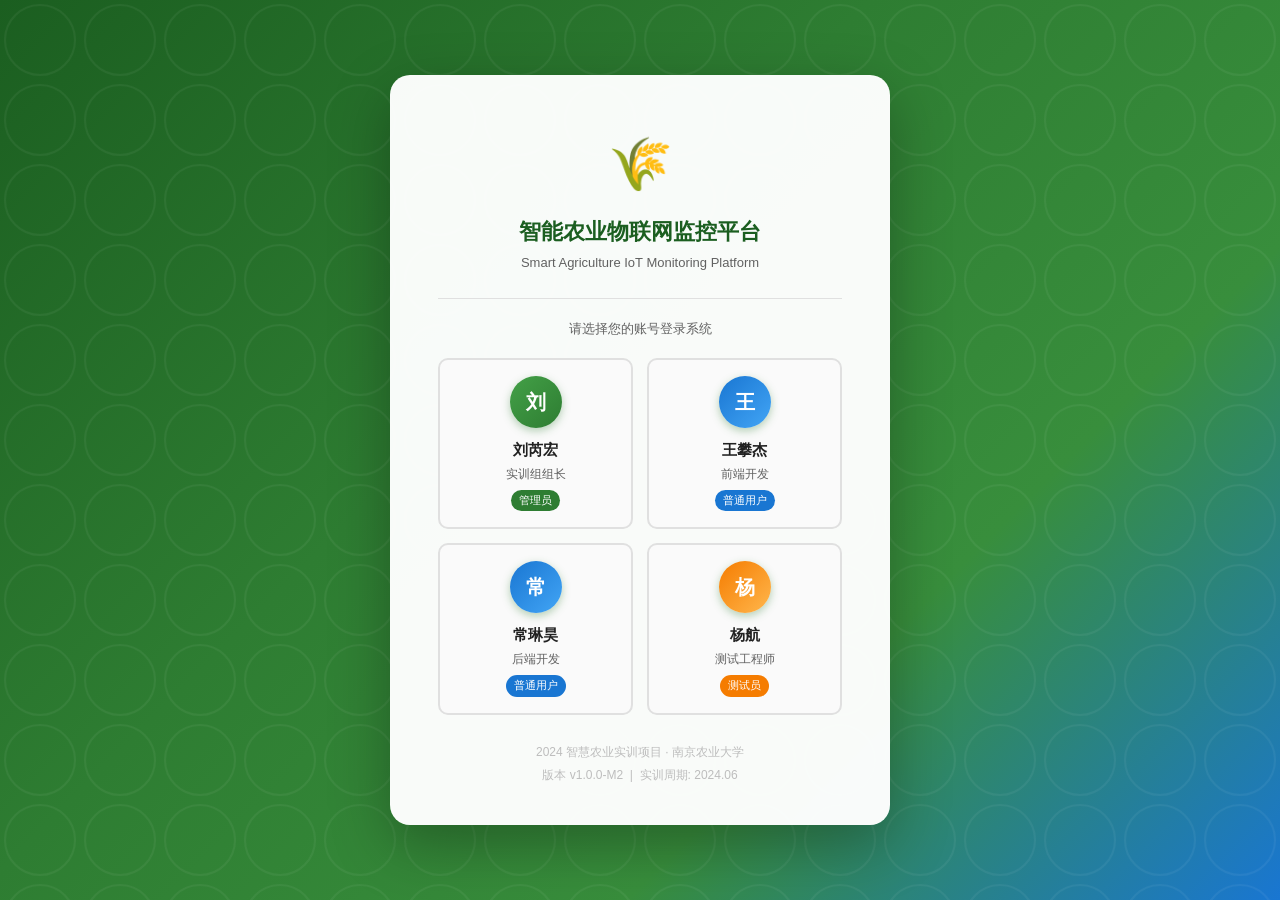
<file: frontend/index.html>
<!DOCTYPE html>
<html lang="zh-CN">
<head>
  <meta charset="UTF-8" />
  <meta name="viewport" content="width=device-width, initial-scale=1.0" />
  <title>智能农业物联网监控平台 — 登录</title>
  <link rel="stylesheet" href="css/main.css" />
  <style>
    /* 粒子背景增强 */
    .particle { position: absolute; border-radius: 50%; pointer-events: none; animation: float linear infinite; }
    @keyframes float {
      0%   { transform: translateY(0)    rotate(0deg);   opacity: .7; }
      100% { transform: translateY(-120vh) rotate(720deg); opacity: 0; }
    }
  </style>
</head>
<body>
  <div class="login-page" id="loginPage">
    <!-- 浮动粒子 -->
    <div id="particles"></div>

    <div class="login-container" style="position:relative;z-index:2;">
      <div class="login-logo">
        <div class="logo-icon">🌾</div>
        <h1>智能农业物联网监控平台</h1>
        <p>Smart Agriculture IoT Monitoring Platform</p>
      </div>

      <hr class="login-divider" />

      <p class="login-subtitle">请选择您的账号登录系统</p>

      <div class="user-cards">
        <div class="user-card" data-role="admin" onclick="login(0)">
          <div class="avatar">刘</div>
          <div class="name">刘芮宏</div>
          <div class="role">实训组组长</div>
          <div class="badge">管理员</div>
        </div>
        <div class="user-card" data-role="viewer" onclick="login(1)">
          <div class="avatar" style="background:linear-gradient(135deg,#1976D2,#42A5F5)">王</div>
          <div class="name">王攀杰</div>
          <div class="role">前端开发</div>
          <div class="badge">普通用户</div>
        </div>
        <div class="user-card" data-role="viewer" onclick="login(2)">
          <div class="avatar" style="background:linear-gradient(135deg,#1976D2,#42A5F5)">常</div>
          <div class="name">常琳昊</div>
          <div class="role">后端开发</div>
          <div class="badge">普通用户</div>
        </div>
        <div class="user-card" data-role="tester" onclick="login(3)">
          <div class="avatar" style="background:linear-gradient(135deg,#F57C00,#FFB74D)">杨</div>
          <div class="name">杨航</div>
          <div class="role">测试工程师</div>
          <div class="badge">测试员</div>
        </div>
      </div>

      <div class="login-footer">
        <p>2024 智慧农业实训项目 · 南京农业大学</p>
        <p style="margin-top:4px;">版本 v1.0.0-M2 &nbsp;|&nbsp; 实训周期: 2024.06</p>
      </div>
    </div>
  </div>

  <script src="js/mock-data.js"></script>
  <script>
    // ── 粒子背景 ──
    (function createParticles() {
      const container = document.getElementById("particles");
      const colors = ["rgba(255,255,255,.15)", "rgba(165,214,167,.25)", "rgba(129,199,132,.2)", "rgba(66,165,245,.15)"];
      for (let i = 0; i < 28; i++) {
        const el = document.createElement("div");
        const size = Math.random() * 18 + 6;
        el.className = "particle";
        el.style.cssText = [
          `width:${size}px`, `height:${size}px`,
          `left:${Math.random() * 100}%`,
          `top:${Math.random() * 100 + 100}%`,
          `background:${colors[Math.floor(Math.random() * colors.length)]}`,
          `animation-duration:${Math.random() * 12 + 8}s`,
          `animation-delay:${Math.random() * 8}s`
        ].join(";");
        container.appendChild(el);
      }
    })();

    // ── 登录逻辑 ──
    function login(idx) {
      const user = USERS[idx];
      setCurrentUser(user);

      // 视觉反馈
      const cards = document.querySelectorAll(".user-card");
      cards.forEach((c, i) => {
        if (i === idx) {
          c.style.transform = "scale(0.95)";
          c.style.boxShadow = "0 0 0 3px #2E7D32";
        } else {
          c.style.opacity = "0.4";
        }
      });

      setTimeout(() => {
        window.location.href = "dashboard.html";
      }, 400);
    }

    // ── 卡片悬浮小动画 ──
    document.querySelectorAll(".user-card").forEach(card => {
      card.addEventListener("mouseenter", () => {
        card.style.transform = "translateY(-5px)";
      });
      card.addEventListener("mouseleave", () => {
        card.style.transform = "";
      });
    });
  </script>
</body>
</html>
</file>
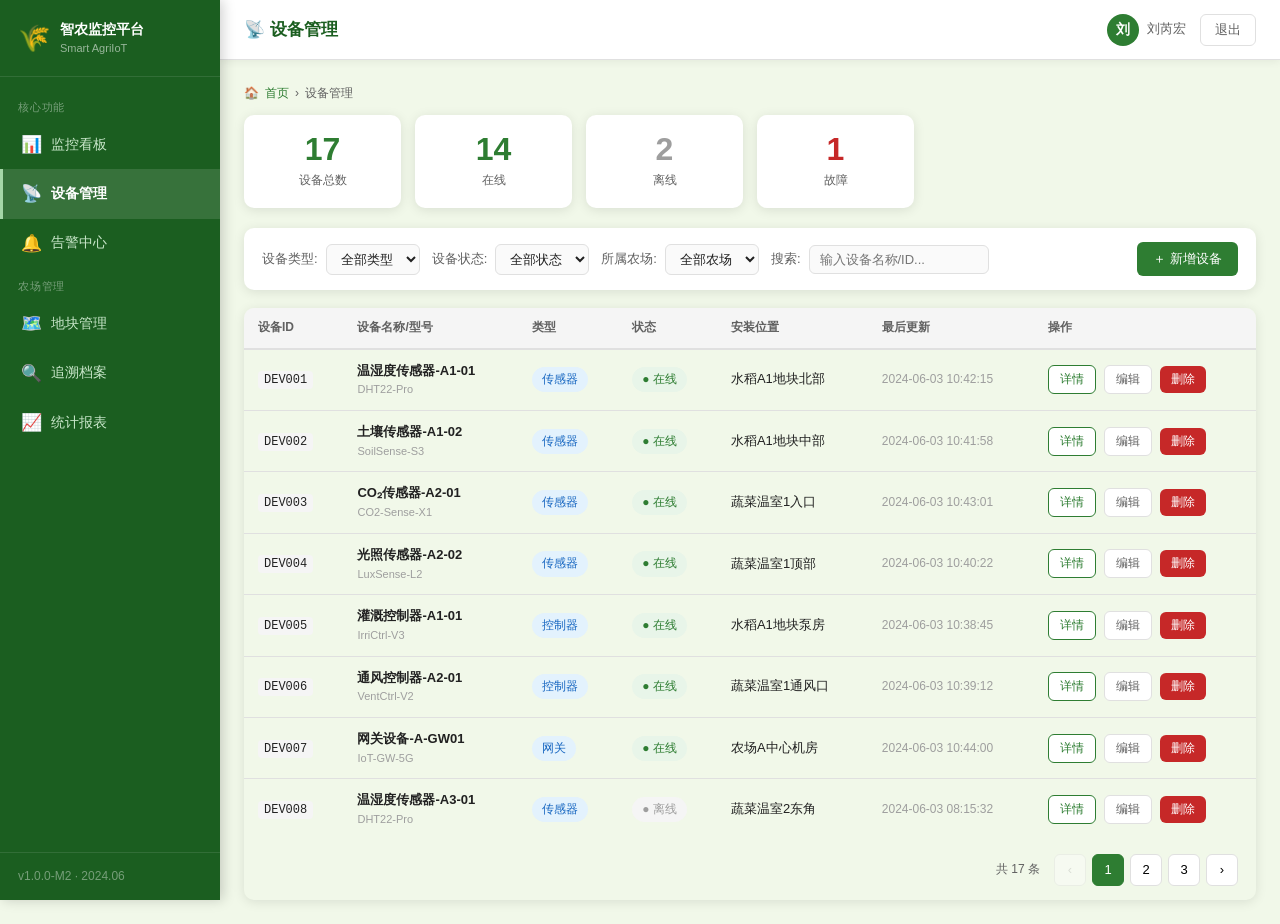
<file: frontend/devices.html>
<!DOCTYPE html>
<html lang="zh-CN">
<head>
  <meta charset="UTF-8" />
  <meta name="viewport" content="width=device-width, initial-scale=1.0" />
  <title>设备管理 — 智能农业物联网监控平台</title>
  <link rel="stylesheet" href="css/main.css" />
</head>
<body>
<div class="app-layout">

  <!-- 侧边栏 -->
  <nav class="sidebar">
    <div class="sidebar-brand">
      <span class="brand-icon">🌾</span>
      <div><h2>智农监控平台</h2><p>Smart AgriIoT</p></div>
    </div>
    <div class="sidebar-nav">
      <div class="nav-section-title">核心功能</div>
      <a href="dashboard.html" class="nav-item"><span class="nav-icon">📊</span>监控看板</a>
      <a href="devices.html" class="nav-item active"><span class="nav-icon">📡</span>设备管理</a>
      <a href="alerts.html" class="nav-item"><span class="nav-icon">🔔</span>告警中心</a>
      <div class="nav-section-title">农场管理</div>
      <a href="fields.html" class="nav-item"><span class="nav-icon">🗺️</span>地块管理</a>
      <a href="tracing.html" class="nav-item"><span class="nav-icon">🔍</span>追溯档案</a>
      <a href="reports.html" class="nav-item"><span class="nav-icon">📈</span>统计报表</a>
    </div>
    <div class="sidebar-footer">v1.0.0-M2 · 2024.06</div>
  </nav>

  <div class="main-wrap">
    <header class="topbar">
      <div class="topbar-title">📡 设备管理</div>
      <div class="topbar-actions">
        <div class="topbar-user">
          <div class="t-avatar" id="topbarAvatar">刘</div>
          <span id="topbarName">刘芮宏</span>
        </div>
        <button class="btn-logout" onclick="window.location.href='index.html'">退出</button>
      </div>
    </header>

    <main class="page-content">
      <div class="breadcrumb">
        <span>🏠</span><a href="dashboard.html">首页</a><span>›</span><span>设备管理</span>
      </div>

      <!-- 统计行 -->
      <div class="stat-row mb-6">
        <div class="stat-card"><div class="stat-num" id="statTotal">17</div><div class="stat-label">设备总数</div></div>
        <div class="stat-card"><div class="stat-num" id="statOnline">13</div><div class="stat-label">在线</div></div>
        <div class="stat-card"><div class="stat-num" id="statOffline" style="color:#9E9E9E">2</div><div class="stat-label">离线</div></div>
        <div class="stat-card red"><div class="stat-num" id="statFault">1</div><div class="stat-label">故障</div></div>
      </div>

      <!-- 筛选栏 -->
      <div class="filter-bar">
        <div class="filter-item">
          <label>设备类型:</label>
          <select id="filterType">
            <option value="">全部类型</option>
            <option value="sensor">传感器</option>
            <option value="controller">控制器</option>
            <option value="gateway">网关</option>
          </select>
        </div>
        <div class="filter-item">
          <label>设备状态:</label>
          <select id="filterStatus">
            <option value="">全部状态</option>
            <option value="online">在线</option>
            <option value="offline">离线</option>
            <option value="fault">故障</option>
          </select>
        </div>
        <div class="filter-item">
          <label>所属农场:</label>
          <select id="filterFarm">
            <option value="">全部农场</option>
            <option value="FA">农场A</option>
            <option value="FB">农场B</option>
            <option value="FC">农场C</option>
          </select>
        </div>
        <div class="filter-item">
          <label>搜索:</label>
          <input id="searchInput" type="text" placeholder="输入设备名称/ID..." style="width:180px;" />
        </div>
        <div style="margin-left:auto;">
          <button class="btn btn-primary" id="addDeviceBtn">＋ 新增设备</button>
        </div>
      </div>

      <!-- 表格 -->
      <div class="table-wrap">
        <table class="data-table">
          <thead>
            <tr>
              <th>设备ID</th>
              <th>设备名称/型号</th>
              <th>类型</th>
              <th>状态</th>
              <th>安装位置</th>
              <th>最后更新</th>
              <th>操作</th>
            </tr>
          </thead>
          <tbody id="devTableBody">
            <!-- 由 devices.js 渲染 -->
          </tbody>
        </table>
        <div class="pagination" id="pagination"></div>
      </div>
    </main>
  </div>
</div>

<!-- 设备详情弹窗 -->
<div class="modal-overlay hidden" id="deviceModal">
  <div class="modal-box">
    <div class="modal-header">
      <div class="modal-title" id="modalTitle">设备详情</div>
      <button class="modal-close" onclick="closeModal()">×</button>
    </div>
    <div class="modal-body" id="modalBody"></div>
    <div class="modal-footer">
      <button class="btn btn-outline-gray" onclick="closeModal()">关闭</button>
    </div>
  </div>
</div>

<!-- 新增/编辑设备弹窗 -->
<div class="modal-overlay hidden" id="addDeviceModal">
  <div class="modal-box" style="max-width:480px;">
    <div class="modal-header">
      <div class="modal-title" id="addModalTitle">新增设备</div>
      <button class="modal-close" onclick="closeAddModal()">×</button>
    </div>
    <div class="modal-body" id="addModalBody"></div>
    <div class="modal-footer">
      <button class="btn btn-outline-gray" onclick="closeAddModal()">取消</button>
      <button class="btn btn-primary" id="addModalSave">保存</button>
    </div>
  </div>
</div>

<div id="toast-container"></div>
<script src="js/mock-data.js"></script>
<script src="js/devices.js"></script>
</body>
</html>
</file>
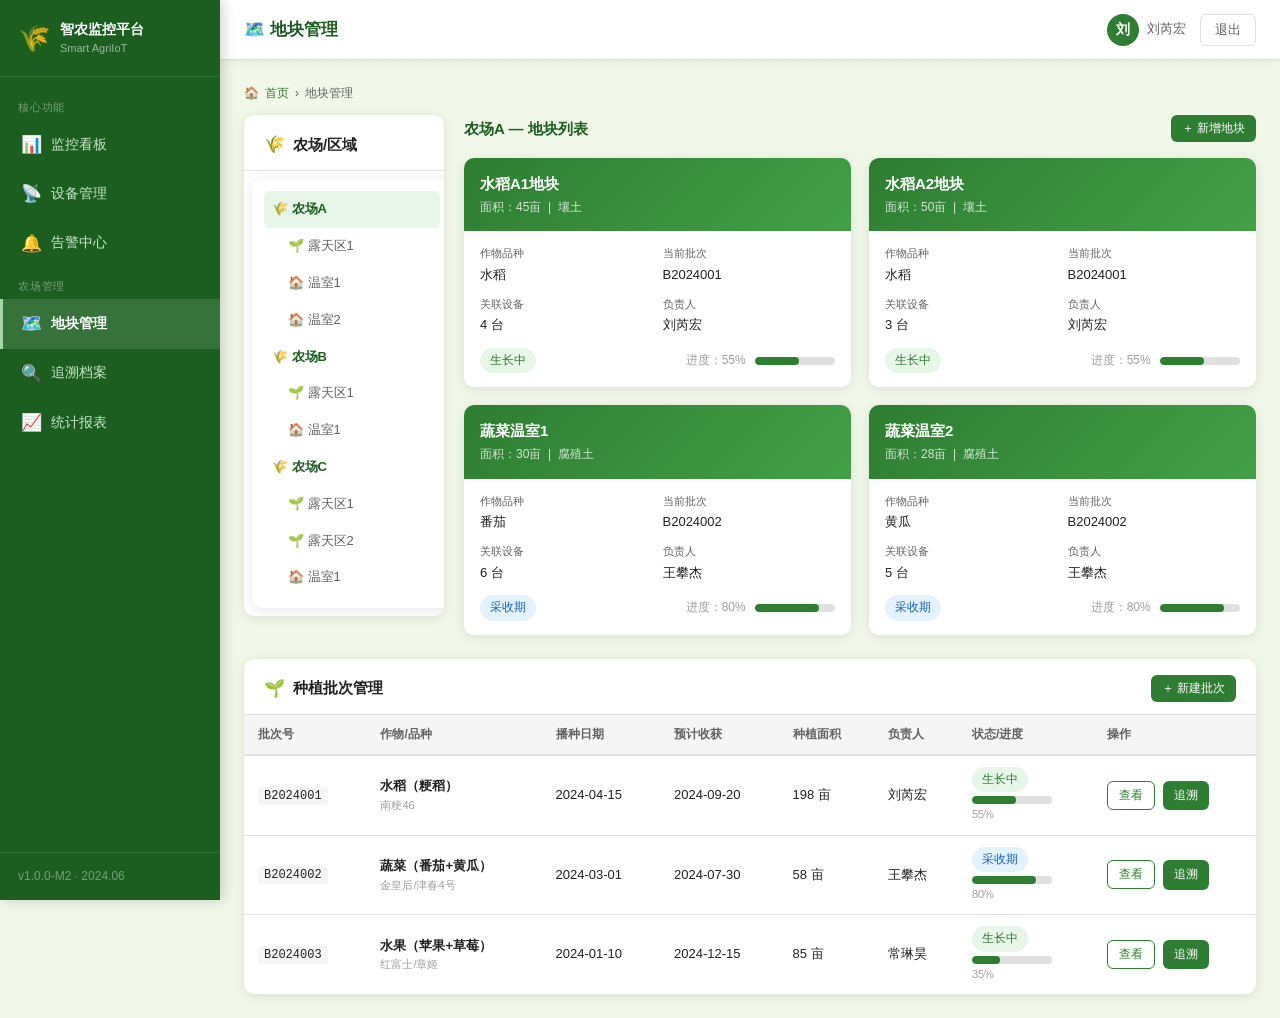
<file: frontend/fields.html>
<!DOCTYPE html>
<html lang="zh-CN">
<head>
  <meta charset="UTF-8" />
  <meta name="viewport" content="width=device-width, initial-scale=1.0" />
  <title>地块管理 — 智能农业物联网监控平台</title>
  <link rel="stylesheet" href="css/main.css" />
</head>
<body>
<div class="app-layout">
  <nav class="sidebar">
    <div class="sidebar-brand">
      <span class="brand-icon">🌾</span>
      <div><h2>智农监控平台</h2><p>Smart AgriIoT</p></div>
    </div>
    <div class="sidebar-nav">
      <div class="nav-section-title">核心功能</div>
      <a href="dashboard.html" class="nav-item"><span class="nav-icon">📊</span>监控看板</a>
      <a href="devices.html" class="nav-item"><span class="nav-icon">📡</span>设备管理</a>
      <a href="alerts.html" class="nav-item"><span class="nav-icon">🔔</span>告警中心</a>
      <div class="nav-section-title">农场管理</div>
      <a href="fields.html" class="nav-item active"><span class="nav-icon">🗺️</span>地块管理</a>
      <a href="tracing.html" class="nav-item"><span class="nav-icon">🔍</span>追溯档案</a>
      <a href="reports.html" class="nav-item"><span class="nav-icon">📈</span>统计报表</a>
    </div>
    <div class="sidebar-footer">v1.0.0-M2 · 2024.06</div>
  </nav>

  <div class="main-wrap">
    <header class="topbar">
      <div class="topbar-title">🗺️ 地块管理</div>
      <div class="topbar-actions">
        <div class="topbar-user">
          <div class="t-avatar" id="topbarAvatar">刘</div>
          <span id="topbarName">刘芮宏</span>
        </div>
        <button class="btn-logout" onclick="window.location.href='index.html'">退出</button>
      </div>
    </header>

    <main class="page-content">
      <div class="breadcrumb">
        <span>🏠</span><a href="dashboard.html">首页</a><span>›</span><span>地块管理</span>
      </div>

      <!-- 主内容：左树右卡片 -->
      <div style="display:flex;gap:20px;align-items:flex-start;">
        <!-- 左侧树形导航 -->
        <div style="flex-shrink:0;width:200px;">
          <div class="card">
            <div class="card-header"><div class="card-title"><span class="icon">🌾</span>农场/区域</div></div>
            <div class="card-body" style="padding:8px;">
              <div class="tree-nav" id="treeNav"></div>
            </div>
          </div>
        </div>

        <!-- 右侧地块卡片 -->
        <div style="flex:1;min-width:0;">
          <div class="flex-between mb-4">
            <h3 style="font-size:15px;font-weight:700;color:#1B5E20;" id="fieldListTitle">农场A — 地块列表</h3>
            <button class="btn btn-primary btn-sm" onclick="showToast('新增地块功能（演示模式）','info')">＋ 新增地块</button>
          </div>
          <div class="field-cards" id="fieldCards"></div>
        </div>
      </div>

      <!-- 种植批次管理 -->
      <div class="card mt-4" style="margin-top:24px;">
        <div class="card-header">
          <div class="card-title"><span class="icon">🌱</span>种植批次管理</div>
          <button class="btn btn-primary btn-sm" onclick="showToast('新增批次功能（演示模式）','info')">＋ 新建批次</button>
        </div>
        <div class="card-body" style="padding:0;">
          <table class="data-table">
            <thead>
              <tr>
                <th>批次号</th>
                <th>作物/品种</th>
                <th>播种日期</th>
                <th>预计收获</th>
                <th>种植面积</th>
                <th>负责人</th>
                <th>状态/进度</th>
                <th>操作</th>
              </tr>
            </thead>
            <tbody id="batchTableBody"></tbody>
          </table>
        </div>
      </div>
    </main>
  </div>
</div>

<!-- 地块详情弹窗 -->
<div class="modal-overlay hidden" id="fieldModal">
  <div class="modal-box">
    <div class="modal-header">
      <div class="modal-title" id="fModalTitle">地块详情</div>
      <button class="modal-close" onclick="closeFieldModal()">×</button>
    </div>
    <div class="modal-body" id="fModalBody"></div>
    <div class="modal-footer">
      <button class="btn btn-outline-gray" onclick="closeFieldModal()">关闭</button>
    </div>
  </div>
</div>

<div id="toast-container"></div>
<script src="js/mock-data.js"></script>
<script src="js/fields.js"></script>
</body>
</html>
</file>
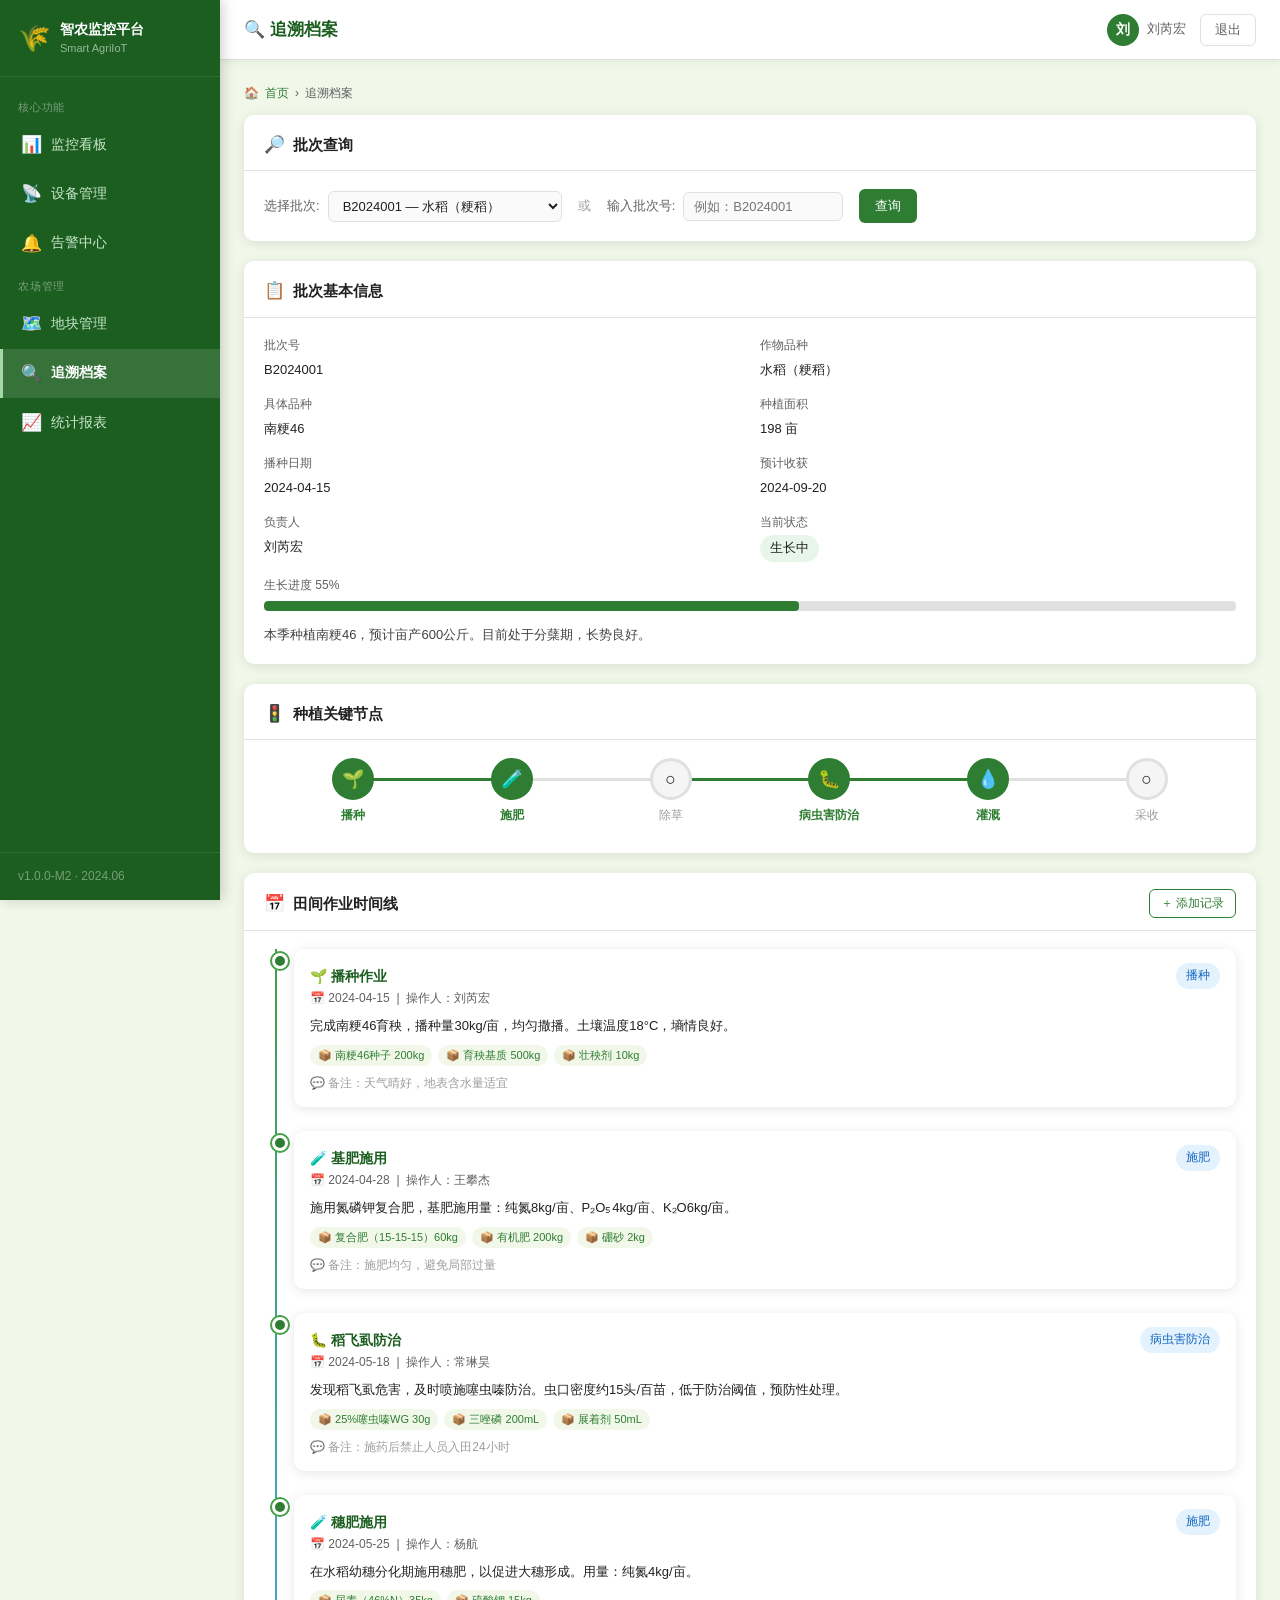
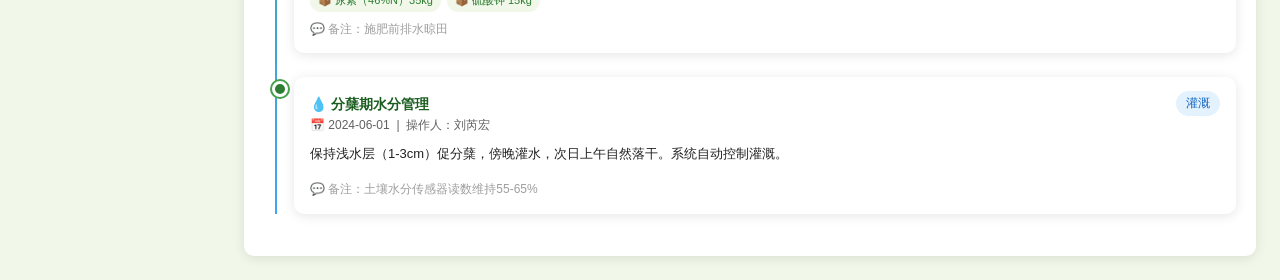
<file: frontend/tracing.html>
<!DOCTYPE html>
<html lang="zh-CN">
<head>
  <meta charset="UTF-8" />
  <meta name="viewport" content="width=device-width, initial-scale=1.0" />
  <title>追溯档案 — 智能农业物联网监控平台</title>
  <link rel="stylesheet" href="css/main.css" />
</head>
<body>
<div class="app-layout">
  <nav class="sidebar">
    <div class="sidebar-brand">
      <span class="brand-icon">🌾</span>
      <div><h2>智农监控平台</h2><p>Smart AgriIoT</p></div>
    </div>
    <div class="sidebar-nav">
      <div class="nav-section-title">核心功能</div>
      <a href="dashboard.html" class="nav-item"><span class="nav-icon">📊</span>监控看板</a>
      <a href="devices.html" class="nav-item"><span class="nav-icon">📡</span>设备管理</a>
      <a href="alerts.html" class="nav-item"><span class="nav-icon">🔔</span>告警中心</a>
      <div class="nav-section-title">农场管理</div>
      <a href="fields.html" class="nav-item"><span class="nav-icon">🗺️</span>地块管理</a>
      <a href="tracing.html" class="nav-item active"><span class="nav-icon">🔍</span>追溯档案</a>
      <a href="reports.html" class="nav-item"><span class="nav-icon">📈</span>统计报表</a>
    </div>
    <div class="sidebar-footer">v1.0.0-M2 · 2024.06</div>
  </nav>

  <div class="main-wrap">
    <header class="topbar">
      <div class="topbar-title">🔍 追溯档案</div>
      <div class="topbar-actions">
        <div class="topbar-user">
          <div class="t-avatar" id="topbarAvatar">刘</div>
          <span id="topbarName">刘芮宏</span>
        </div>
        <button class="btn-logout" onclick="window.location.href='index.html'">退出</button>
      </div>
    </header>

    <main class="page-content">
      <div class="breadcrumb">
        <span>🏠</span><a href="dashboard.html">首页</a><span>›</span><span>追溯档案</span>
      </div>

      <!-- 查询栏 -->
      <div class="card mb-6" style="margin-bottom:20px;">
        <div class="card-header">
          <div class="card-title"><span class="icon">🔎</span>批次查询</div>
        </div>
        <div class="card-body">
          <div style="display:flex;gap:16px;align-items:center;flex-wrap:wrap;">
            <div class="filter-item">
              <label>选择批次:</label>
              <select id="batchSelect" style="min-width:220px;"></select>
            </div>
            <span style="color:#9E9E9E;font-size:13px;">或</span>
            <div class="filter-item">
              <label>输入批次号:</label>
              <input id="batchInput" type="text" placeholder="例如：B2024001" style="width:160px;" />
            </div>
            <button class="btn btn-primary" id="searchBtn">查询</button>
          </div>
        </div>
      </div>

      <!-- 批次基本信息 -->
      <div class="card mb-6" style="margin-bottom:20px;">
        <div class="card-header">
          <div class="card-title"><span class="icon">📋</span>批次基本信息</div>
        </div>
        <div class="card-body" id="batchInfoCard"></div>
      </div>

      <!-- 种植进度节点 -->
      <div class="card mb-6" style="margin-bottom:20px;">
        <div class="card-header">
          <div class="card-title"><span class="icon">🚦</span>种植关键节点</div>
        </div>
        <div class="card-body">
          <div style="display:flex;justify-content:space-between;padding:0 10px 10px;" id="progressSteps"></div>
        </div>
      </div>

      <!-- 追溯时间线 -->
      <div class="card">
        <div class="card-header">
          <div class="card-title"><span class="icon">📅</span>田间作业时间线</div>
          <button class="btn btn-sm btn-outline" onclick="showToast('新增记录功能（演示模式）','info')">＋ 添加记录</button>
        </div>
        <div class="card-body" id="tracingTimeline"></div>
      </div>
    </main>
  </div>
</div>

<div id="toast-container"></div>
<script src="js/mock-data.js"></script>
<script src="js/tracing.js"></script>
</body>
</html>
</file>
<file: frontend/css/main.css>
/* ===================================================
   智能农业物联网监控平台 - 全局样式
   主色调：#2E7D32（农业绿）辅助：#1976D2（蓝色）
   =================================================== */

/* ---- CSS 变量 ---- */
:root {
  --primary:       #2E7D32;
  --primary-light: #43A047;
  --primary-dark:  #1B5E20;
  --accent:        #1976D2;
  --accent-light:  #42A5F5;
  --warning:       #F57C00;
  --danger:        #C62828;
  --success:       #2E7D32;
  --info:          #0288D1;
  --bg:            #F1F8E9;
  --bg-dark:       #1C2B1E;
  --sidebar-bg:    #1B5E20;
  --sidebar-text:  #C8E6C9;
  --sidebar-hover: #2E7D32;
  --card-bg:       #FFFFFF;
  --text-primary:  #212121;
  --text-secondary:#616161;
  --border:        #E0E0E0;
  --shadow:        0 2px 12px rgba(0,0,0,.10);
  --shadow-hover:  0 6px 24px rgba(0,0,0,.16);
  --radius:        10px;
  --radius-sm:     6px;
  --sidebar-w:     220px;
  --header-h:      60px;
  --transition:    all .22s ease;
}

/* ---- Reset ---- */
*, *::before, *::after { box-sizing: border-box; margin: 0; padding: 0; }
html { font-size: 14px; scroll-behavior: smooth; }
body {
  font-family: "PingFang SC", "Microsoft YaHei", "Helvetica Neue", Arial, sans-serif;
  background: var(--bg);
  color: var(--text-primary);
  line-height: 1.6;
  min-height: 100vh;
}
a { text-decoration: none; color: inherit; }
ul, ol { list-style: none; }
img { max-width: 100%; display: block; }
input, select, textarea, button { font-family: inherit; font-size: inherit; }

/* ---- 滚动条 ---- */
::-webkit-scrollbar { width: 6px; height: 6px; }
::-webkit-scrollbar-track { background: #F5F5F5; }
::-webkit-scrollbar-thumb { background: #BDBDBD; border-radius: 3px; }
::-webkit-scrollbar-thumb:hover { background: #9E9E9E; }

/* ===================================================
   登录页
   =================================================== */
.login-page {
  min-height: 100vh;
  background: linear-gradient(135deg, #1B5E20 0%, #2E7D32 40%, #388E3C 70%, #1976D2 100%);
  display: flex;
  align-items: center;
  justify-content: center;
  padding: 20px;
  position: relative;
  overflow: hidden;
}
.login-page::before {
  content: "";
  position: absolute;
  inset: 0;
  background: url("data:image/svg+xml,%3Csvg xmlns='http://www.w3.org/2000/svg' width='80' height='80'%3E%3Ccircle cx='40' cy='40' r='35' fill='none' stroke='rgba(255,255,255,.05)' stroke-width='2'/%3E%3C/svg%3E") repeat;
  pointer-events: none;
}
.login-container {
  background: rgba(255,255,255,.97);
  border-radius: 20px;
  padding: 48px 48px 40px;
  width: 100%;
  max-width: 500px;
  box-shadow: 0 20px 60px rgba(0,0,0,.3);
}
.login-logo { text-align: center; margin-bottom: 8px; }
.login-logo .logo-icon {
  font-size: 52px;
  display: inline-block;
  animation: sway 3s ease-in-out infinite;
}
@keyframes sway {
  0%,100% { transform: rotate(-5deg); }
  50%      { transform: rotate(5deg); }
}
.login-logo h1 {
  font-size: 22px;
  font-weight: 700;
  color: var(--primary-dark);
  margin-top: 8px;
}
.login-logo p { color: var(--text-secondary); font-size: 13px; margin-top: 4px; }
.login-divider {
  border: none;
  border-top: 1px solid var(--border);
  margin: 24px 0 20px;
}
.login-subtitle { font-size: 13px; color: var(--text-secondary); text-align: center; margin-bottom: 18px; }
.user-cards { display: grid; grid-template-columns: 1fr 1fr; gap: 14px; }
.user-card {
  border: 2px solid var(--border);
  border-radius: var(--radius);
  padding: 16px 14px;
  cursor: pointer;
  transition: var(--transition);
  text-align: center;
  background: #FAFAFA;
  position: relative;
  overflow: hidden;
}
.user-card::after {
  content: "";
  position: absolute;
  inset: 0;
  background: linear-gradient(135deg, var(--primary-light), var(--accent));
  opacity: 0;
  transition: var(--transition);
}
.user-card:hover { border-color: var(--primary); transform: translateY(-3px); box-shadow: var(--shadow-hover); }
.user-card:hover::after { opacity: .06; }
.user-card .avatar {
  width: 52px; height: 52px;
  border-radius: 50%;
  background: linear-gradient(135deg, var(--primary-light), var(--primary));
  color: #fff;
  font-size: 20px;
  font-weight: 700;
  display: flex; align-items: center; justify-content: center;
  margin: 0 auto 10px;
  box-shadow: 0 3px 8px rgba(46,125,50,.35);
}
.user-card[data-role="viewer"]   .avatar { background: linear-gradient(135deg, #1976D2, #42A5F5); }
.user-card[data-role="tester"]   .avatar { background: linear-gradient(135deg, #F57C00, #FFB74D); }
.user-card .name  { font-weight: 600; font-size: 15px; color: var(--text-primary); }
.user-card .role  { font-size: 12px; color: var(--text-secondary); margin-top: 3px; }
.user-card .badge {
  display: inline-block;
  background: var(--primary);
  color: #fff;
  font-size: 11px;
  padding: 2px 8px;
  border-radius: 20px;
  margin-top: 6px;
}
.user-card[data-role="viewer"] .badge { background: var(--accent); }
.user-card[data-role="tester"] .badge { background: var(--warning); }
.login-footer { text-align: center; font-size: 12px; color: #BDBDBD; margin-top: 28px; }

/* ===================================================
   应用框架（带侧边栏）
   =================================================== */
.app-layout {
  display: flex;
  min-height: 100vh;
}

/* -- 侧边栏 -- */
.sidebar {
  width: var(--sidebar-w);
  background: var(--sidebar-bg);
  color: var(--sidebar-text);
  display: flex;
  flex-direction: column;
  position: fixed;
  top: 0; left: 0; bottom: 0;
  z-index: 100;
  transition: var(--transition);
  box-shadow: 3px 0 12px rgba(0,0,0,.18);
}
.sidebar-brand {
  padding: 18px 18px 16px;
  border-bottom: 1px solid rgba(255,255,255,.1);
  display: flex; align-items: center; gap: 10px;
}
.sidebar-brand .brand-icon { font-size: 26px; }
.sidebar-brand h2 { font-size: 14px; font-weight: 700; color: #fff; line-height: 1.3; }
.sidebar-brand p  { font-size: 11px; color: rgba(255,255,255,.55); margin-top: 1px; }
.sidebar-nav { flex: 1; padding: 12px 0; overflow-y: auto; }
.nav-section-title {
  font-size: 11px;
  color: rgba(255,255,255,.4);
  padding: 10px 18px 4px;
  text-transform: uppercase;
  letter-spacing: .8px;
}
.nav-item {
  display: flex;
  align-items: center;
  gap: 10px;
  padding: 11px 18px;
  color: var(--sidebar-text);
  cursor: pointer;
  transition: var(--transition);
  border-left: 3px solid transparent;
  font-size: 13.5px;
  text-decoration: none;
}
.nav-item .nav-icon { font-size: 17px; width: 20px; text-align: center; flex-shrink: 0; }
.nav-item:hover  { background: rgba(255,255,255,.08); color: #fff; border-left-color: rgba(255,255,255,.4); }
.nav-item.active { background: rgba(255,255,255,.12); color: #fff; border-left-color: #A5D6A7; font-weight: 600; }
.sidebar-footer {
  padding: 14px 18px;
  border-top: 1px solid rgba(255,255,255,.1);
  font-size: 12px;
  color: rgba(255,255,255,.4);
}

/* -- 主内容区 -- */
.main-wrap {
  margin-left: var(--sidebar-w);
  flex: 1;
  display: flex;
  flex-direction: column;
  min-height: 100vh;
}
.topbar {
  height: var(--header-h);
  background: #fff;
  border-bottom: 1px solid var(--border);
  display: flex;
  align-items: center;
  padding: 0 24px;
  position: sticky;
  top: 0;
  z-index: 90;
  box-shadow: 0 2px 8px rgba(0,0,0,.06);
}
.topbar-title { font-size: 17px; font-weight: 700; color: var(--primary-dark); flex: 1; }
.topbar-actions { display: flex; align-items: center; gap: 14px; }
.topbar-user {
  display: flex;
  align-items: center;
  gap: 8px;
  font-size: 13px;
  color: var(--text-secondary);
  cursor: pointer;
}
.topbar-user .t-avatar {
  width: 32px; height: 32px;
  border-radius: 50%;
  background: var(--primary);
  color: #fff;
  font-size: 14px;
  font-weight: 600;
  display: flex; align-items: center; justify-content: center;
}
.btn-logout {
  background: none;
  border: 1px solid var(--border);
  border-radius: var(--radius-sm);
  padding: 6px 14px;
  font-size: 13px;
  color: var(--text-secondary);
  cursor: pointer;
  transition: var(--transition);
}
.btn-logout:hover { background: #FFEBEE; color: var(--danger); border-color: #EF9A9A; }
.page-content { padding: 24px; flex: 1; }

/* ===================================================
   通用卡片组件
   =================================================== */
.card {
  background: var(--card-bg);
  border-radius: var(--radius);
  box-shadow: var(--shadow);
  overflow: hidden;
}
.card-header {
  padding: 16px 20px 12px;
  border-bottom: 1px solid var(--border);
  display: flex;
  align-items: center;
  justify-content: space-between;
}
.card-title {
  font-size: 15px;
  font-weight: 700;
  color: var(--text-primary);
  display: flex;
  align-items: center;
  gap: 8px;
}
.card-title .icon { color: var(--primary); font-size: 17px; }
.card-body { padding: 18px 20px; }

/* ===================================================
   指标卡片（环境指标）
   =================================================== */
.metric-grid {
  display: grid;
  grid-template-columns: repeat(auto-fill, minmax(175px, 1fr));
  gap: 16px;
  margin-bottom: 24px;
}
.metric-card {
  background: var(--card-bg);
  border-radius: var(--radius);
  padding: 18px 16px;
  box-shadow: var(--shadow);
  transition: var(--transition);
  border-top: 4px solid var(--primary);
  position: relative;
  overflow: hidden;
}
.metric-card:hover { transform: translateY(-3px); box-shadow: var(--shadow-hover); }
.metric-card.warn  { border-top-color: var(--warning); }
.metric-card.danger{ border-top-color: var(--danger); }
.metric-card.info  { border-top-color: var(--info); }
.metric-card::after {
  content: attr(data-icon);
  position: absolute;
  right: 12px; top: 12px;
  font-size: 36px;
  opacity: .10;
  pointer-events: none;
}
.metric-label { font-size: 12px; color: var(--text-secondary); margin-bottom: 6px; font-weight: 500; }
.metric-value { font-size: 28px; font-weight: 700; color: var(--text-primary); line-height: 1; }
.metric-unit  { font-size: 14px; font-weight: 400; color: var(--text-secondary); margin-left: 3px; }
.metric-trend {
  display: flex; align-items: center; gap: 4px;
  font-size: 12px; margin-top: 8px;
}
.metric-trend.up   { color: var(--danger); }
.metric-trend.down { color: var(--info); }
.metric-trend.stable { color: var(--text-secondary); }

/* ===================================================
   图表容器
   =================================================== */
.chart-container {
  width: 100%;
  height: 300px;
}
.chart-sm { height: 200px; }
.chart-lg { height: 380px; }

/* ===================================================
   通用网格布局
   =================================================== */
.grid-2 { display: grid; grid-template-columns: 1fr 1fr; gap: 20px; }
.grid-3 { display: grid; grid-template-columns: 1fr 1fr 1fr; gap: 20px; }
.grid-auto { display: grid; grid-template-columns: repeat(auto-fill, minmax(260px, 1fr)); gap: 18px; }
.mb-4  { margin-bottom: 16px; }
.mb-6  { margin-bottom: 24px; }
.mb-8  { margin-bottom: 32px; }
.mt-4  { margin-top: 16px; }
.flex  { display: flex; }
.flex-center { display: flex; align-items: center; justify-content: center; }
.flex-between { display: flex; align-items: center; justify-content: space-between; }
.gap-2 { gap: 8px; }
.gap-3 { gap: 12px; }
.gap-4 { gap: 16px; }

/* ===================================================
   徽章 / 状态标签
   =================================================== */
.badge {
  display: inline-flex; align-items: center; gap: 4px;
  padding: 3px 10px;
  border-radius: 20px;
  font-size: 12px;
  font-weight: 500;
  white-space: nowrap;
}
.badge-success  { background: #E8F5E9; color: #2E7D32; }
.badge-warning  { background: #FFF3E0; color: #E65100; }
.badge-danger   { background: #FFEBEE; color: #C62828; }
.badge-info     { background: #E3F2FD; color: #1565C0; }
.badge-default  { background: #F5F5F5; color: #616161; }
.badge-online   { background: #E8F5E9; color: #2E7D32; }
.badge-offline  { background: #F5F5F5; color: #9E9E9E; }
.badge-fault    { background: #FFEBEE; color: #C62828; }

/* ===================================================
   表格
   =================================================== */
.data-table { width: 100%; border-collapse: collapse; }
.data-table th {
  background: #F5F5F5;
  padding: 10px 14px;
  text-align: left;
  font-size: 12px;
  font-weight: 600;
  color: var(--text-secondary);
  border-bottom: 2px solid var(--border);
  white-space: nowrap;
}
.data-table td {
  padding: 11px 14px;
  border-bottom: 1px solid var(--border);
  font-size: 13px;
  color: var(--text-primary);
}
.data-table tr:last-child td { border-bottom: none; }
.data-table tbody tr:hover { background: #F9FBE7; }
.table-wrap { border-radius: var(--radius); overflow: hidden; box-shadow: var(--shadow); }

/* ===================================================
   按钮
   =================================================== */
.btn {
  display: inline-flex; align-items: center; gap: 6px;
  padding: 8px 16px;
  border-radius: var(--radius-sm);
  border: none;
  cursor: pointer;
  font-size: 13px;
  font-weight: 500;
  transition: var(--transition);
  white-space: nowrap;
}
.btn-primary   { background: var(--primary); color: #fff; }
.btn-primary:hover  { background: var(--primary-light); box-shadow: 0 4px 12px rgba(46,125,50,.35); }
.btn-accent    { background: var(--accent); color: #fff; }
.btn-accent:hover   { background: var(--accent-light); }
.btn-warning   { background: var(--warning); color: #fff; }
.btn-danger    { background: var(--danger); color: #fff; }
.btn-outline   { background: #fff; color: var(--primary); border: 1px solid var(--primary); }
.btn-outline:hover  { background: #E8F5E9; }
.btn-outline-gray { background: #fff; color: var(--text-secondary); border: 1px solid var(--border); }
.btn-outline-gray:hover { background: #F5F5F5; }
.btn-sm { padding: 5px 11px; font-size: 12px; }
.btn-icon { padding: 7px 9px; }

/* ===================================================
   筛选栏
   =================================================== */
.filter-bar {
  background: #fff;
  border-radius: var(--radius);
  padding: 14px 18px;
  box-shadow: var(--shadow);
  margin-bottom: 18px;
  display: flex;
  align-items: center;
  flex-wrap: wrap;
  gap: 12px;
}
.filter-item { display: flex; align-items: center; gap: 8px; font-size: 13px; }
.filter-item label { color: var(--text-secondary); white-space: nowrap; }
.filter-item select,
.filter-item input {
  border: 1px solid var(--border);
  border-radius: var(--radius-sm);
  padding: 6px 10px;
  font-size: 13px;
  color: var(--text-primary);
  background: #FAFAFA;
  outline: none;
  transition: var(--transition);
}
.filter-item select:focus,
.filter-item input:focus  { border-color: var(--primary); background: #fff; }

/* ===================================================
   弹窗
   =================================================== */
.modal-overlay {
  position: fixed; inset: 0;
  background: rgba(0,0,0,.5);
  z-index: 1000;
  display: flex; align-items: center; justify-content: center;
  padding: 20px;
  backdrop-filter: blur(2px);
}
.modal-overlay.hidden { display: none; }
.modal-box {
  background: #fff;
  border-radius: var(--radius);
  width: 100%;
  max-width: 640px;
  max-height: 85vh;
  overflow-y: auto;
  box-shadow: 0 24px 60px rgba(0,0,0,.25);
  animation: slideUp .25s ease;
}
@keyframes slideUp {
  from { transform: translateY(30px); opacity: 0; }
  to   { transform: translateY(0);    opacity: 1; }
}
.modal-header {
  padding: 18px 22px 14px;
  border-bottom: 1px solid var(--border);
  display: flex; align-items: center; justify-content: space-between;
}
.modal-title { font-size: 16px; font-weight: 700; color: var(--primary-dark); }
.modal-close {
  background: none; border: none;
  font-size: 22px; color: #BDBDBD;
  cursor: pointer; line-height: 1;
  transition: var(--transition);
}
.modal-close:hover { color: var(--danger); }
.modal-body { padding: 20px 22px; }
.modal-footer {
  padding: 14px 22px;
  border-top: 1px solid var(--border);
  display: flex; justify-content: flex-end; gap: 10px;
}
.detail-grid {
  display: grid;
  grid-template-columns: 1fr 1fr;
  gap: 14px 20px;
}
.detail-item label { font-size: 12px; color: var(--text-secondary); display: block; margin-bottom: 3px; }
.detail-item span  { font-size: 13px; font-weight: 500; color: var(--text-primary); }

/* ===================================================
   表单
   =================================================== */
.form-group { margin-bottom: 16px; }
.form-group label { font-size: 13px; font-weight: 500; color: var(--text-secondary); display: block; margin-bottom: 6px; }
.form-control {
  width: 100%;
  border: 1px solid var(--border);
  border-radius: var(--radius-sm);
  padding: 8px 12px;
  font-size: 13px;
  color: var(--text-primary);
  background: #FAFAFA;
  outline: none;
  transition: var(--transition);
}
.form-control:focus { border-color: var(--primary); background: #fff; box-shadow: 0 0 0 3px rgba(46,125,50,.12); }

/* ===================================================
   统计数字卡片
   =================================================== */
.stat-row { display: grid; grid-template-columns: repeat(auto-fill, minmax(140px,1fr)); gap: 14px; margin-bottom: 20px; }
.stat-card {
  background: var(--card-bg);
  border-radius: var(--radius);
  padding: 18px 16px;
  box-shadow: var(--shadow);
  text-align: center;
}
.stat-card .stat-num { font-size: 32px; font-weight: 700; color: var(--primary); line-height: 1; }
.stat-card .stat-label { font-size: 12px; color: var(--text-secondary); margin-top: 6px; }
.stat-card.blue  .stat-num { color: var(--accent); }
.stat-card.orange .stat-num { color: var(--warning); }
.stat-card.red   .stat-num { color: var(--danger); }

/* ===================================================
   告警面板
   =================================================== */
.alert-item {
  display: flex; align-items: flex-start; gap: 12px;
  padding: 12px 16px;
  border-left: 4px solid var(--border);
  border-radius: 0 var(--radius-sm) var(--radius-sm) 0;
  margin-bottom: 8px;
  background: #FAFAFA;
  transition: var(--transition);
  cursor: pointer;
}
.alert-item:hover { background: #F1F8E9; }
.alert-item.critical { border-left-color: var(--danger); }
.alert-item.warning  { border-left-color: var(--warning); }
.alert-item.info     { border-left-color: var(--info); }
.alert-dot {
  width: 10px; height: 10px;
  border-radius: 50%;
  flex-shrink: 0;
  margin-top: 4px;
}
.alert-item.critical .alert-dot { background: var(--danger); }
.alert-item.warning  .alert-dot { background: var(--warning); }
.alert-item.info     .alert-dot { background: var(--info); }
.alert-info .title { font-size: 13px; font-weight: 600; color: var(--text-primary); }
.alert-info .meta  { font-size: 12px; color: var(--text-secondary); margin-top: 2px; }

/* ===================================================
   树形地块
   =================================================== */
.tree-nav {
  background: #fff;
  border-radius: var(--radius);
  box-shadow: var(--shadow);
  padding: 12px;
  min-width: 200px;
}
.tree-item {
  padding: 8px 10px;
  border-radius: var(--radius-sm);
  cursor: pointer;
  font-size: 13px;
  display: flex; align-items: center; gap: 8px;
  transition: var(--transition);
}
.tree-item:hover { background: #F1F8E9; color: var(--primary); }
.tree-item.active { background: #E8F5E9; color: var(--primary); font-weight: 600; }
.tree-item.farm { font-weight: 600; color: var(--primary-dark); padding-left: 8px; }
.tree-item.plot { padding-left: 24px; color: var(--text-secondary); }
.tree-item.plot:hover { color: var(--primary); }

/* ===================================================
   地块卡片
   =================================================== */
.field-cards { display: grid; grid-template-columns: repeat(auto-fill, minmax(280px,1fr)); gap: 18px; }
.field-card {
  background: var(--card-bg);
  border-radius: var(--radius);
  box-shadow: var(--shadow);
  overflow: hidden;
  transition: var(--transition);
}
.field-card:hover { transform: translateY(-3px); box-shadow: var(--shadow-hover); }
.field-card-header {
  padding: 14px 16px;
  background: linear-gradient(135deg, var(--primary), var(--primary-light));
  color: #fff;
}
.field-card-header h3 { font-size: 15px; font-weight: 700; }
.field-card-header p  { font-size: 12px; opacity: .8; margin-top: 2px; }
.field-card-body { padding: 14px 16px; }
.field-meta { display: grid; grid-template-columns: 1fr 1fr; gap: 10px; }
.field-meta-item label { font-size: 11px; color: var(--text-secondary); display: block; }
.field-meta-item span  { font-size: 13px; font-weight: 500; color: var(--text-primary); }

/* ===================================================
   追溯时间线
   =================================================== */
.timeline { position: relative; padding-left: 30px; }
.timeline::before {
  content: "";
  position: absolute;
  left: 11px; top: 0; bottom: 0;
  width: 2px;
  background: linear-gradient(to bottom, var(--primary-light), var(--accent-light));
}
.timeline-item {
  position: relative;
  margin-bottom: 24px;
}
.timeline-dot {
  position: absolute;
  left: -22px;
  top: 4px;
  width: 16px; height: 16px;
  border-radius: 50%;
  background: var(--primary);
  border: 3px solid #fff;
  box-shadow: 0 0 0 2px var(--primary-light);
  z-index: 1;
}
.timeline-content {
  background: #fff;
  border-radius: var(--radius);
  padding: 14px 16px;
  box-shadow: var(--shadow);
}
.timeline-content h4 { font-size: 14px; font-weight: 700; color: var(--primary-dark); }
.timeline-content .t-date { font-size: 12px; color: var(--text-secondary); margin-bottom: 8px; }
.timeline-content .t-body { font-size: 13px; color: var(--text-primary); }
.timeline-content .t-tags { display: flex; flex-wrap: wrap; gap: 6px; margin-top: 8px; }
.t-tag {
  background: #F1F8E9;
  color: var(--primary);
  font-size: 11px;
  padding: 2px 8px;
  border-radius: 12px;
}

/* ===================================================
   页面标题
   =================================================== */
.page-header {
  display: flex; align-items: center; justify-content: space-between;
  margin-bottom: 20px;
}
.page-header h2 { font-size: 20px; font-weight: 700; color: var(--primary-dark); }
.page-header p   { font-size: 13px; color: var(--text-secondary); margin-top: 3px; }
.breadcrumb {
  font-size: 12px; color: var(--text-secondary);
  display: flex; align-items: center; gap: 6px;
  margin-bottom: 12px;
}
.breadcrumb a { color: var(--primary); }
.breadcrumb span { color: var(--text-secondary); }

/* ===================================================
   响应式
   =================================================== */
@media (max-width: 1024px) {
  .grid-2, .grid-3 { grid-template-columns: 1fr; }
}
@media (max-width: 768px) {
  :root { --sidebar-w: 0px; }
  .sidebar { transform: translateX(-100%); }
  .sidebar.open { transform: translateX(0); width: 220px; }
  .main-wrap { margin-left: 0; }
  .metric-grid { grid-template-columns: 1fr 1fr; }
  .page-content { padding: 14px; }
}

/* ===================================================
   加载动画
   =================================================== */
.spinner {
  display: inline-block;
  width: 20px; height: 20px;
  border: 3px solid rgba(46,125,50,.3);
  border-top-color: var(--primary);
  border-radius: 50%;
  animation: spin .8s linear infinite;
}
@keyframes spin { to { transform: rotate(360deg); } }

/* ===================================================
   空状态
   =================================================== */
.empty-state {
  text-align: center;
  padding: 48px 20px;
  color: var(--text-secondary);
}
.empty-state .empty-icon { font-size: 48px; margin-bottom: 12px; opacity: .5; }
.empty-state p { font-size: 14px; }

/* ===================================================
   分页
   =================================================== */
.pagination {
  display: flex; align-items: center; gap: 6px;
  padding: 14px 18px;
  justify-content: flex-end;
}
.page-btn {
  width: 32px; height: 32px;
  border-radius: var(--radius-sm);
  border: 1px solid var(--border);
  background: #fff;
  cursor: pointer;
  font-size: 13px;
  transition: var(--transition);
  display: flex; align-items: center; justify-content: center;
}
.page-btn:hover  { border-color: var(--primary); color: var(--primary); }
.page-btn.active { background: var(--primary); color: #fff; border-color: var(--primary); }
.page-info { font-size: 12px; color: var(--text-secondary); margin: 0 8px; }

/* ===================================================
   进度条
   =================================================== */
.progress-bar {
  height: 8px;
  background: var(--border);
  border-radius: 4px;
  overflow: hidden;
}
.progress-fill {
  height: 100%;
  border-radius: 4px;
  background: var(--primary);
  transition: width .4s ease;
}

/* ===================================================
   Tooltip
   =================================================== */
[data-tooltip] { position: relative; cursor: default; }
[data-tooltip]::after {
  content: attr(data-tooltip);
  position: absolute;
  bottom: calc(100% + 6px);
  left: 50%; transform: translateX(-50%);
  background: rgba(33,33,33,.9);
  color: #fff;
  font-size: 12px;
  padding: 4px 10px;
  border-radius: 4px;
  white-space: nowrap;
  pointer-events: none;
  opacity: 0;
  transition: opacity .2s;
  z-index: 200;
}
[data-tooltip]:hover::after { opacity: 1; }

/* ===================================================
   通知 Toast
   =================================================== */
#toast-container {
  position: fixed;
  top: 20px; right: 20px;
  z-index: 9999;
  display: flex;
  flex-direction: column;
  gap: 8px;
}
.toast {
  background: #fff;
  border-radius: var(--radius-sm);
  padding: 12px 18px;
  box-shadow: 0 8px 24px rgba(0,0,0,.18);
  font-size: 13px;
  display: flex; align-items: center; gap: 10px;
  min-width: 260px;
  animation: toastIn .25s ease;
  border-left: 4px solid var(--primary);
}
.toast.success { border-left-color: var(--primary); }
.toast.error   { border-left-color: var(--danger); }
.toast.warning { border-left-color: var(--warning); }
@keyframes toastIn {
  from { transform: translateX(100%); opacity: 0; }
  to   { transform: translateX(0);    opacity: 1; }
}
</file>
